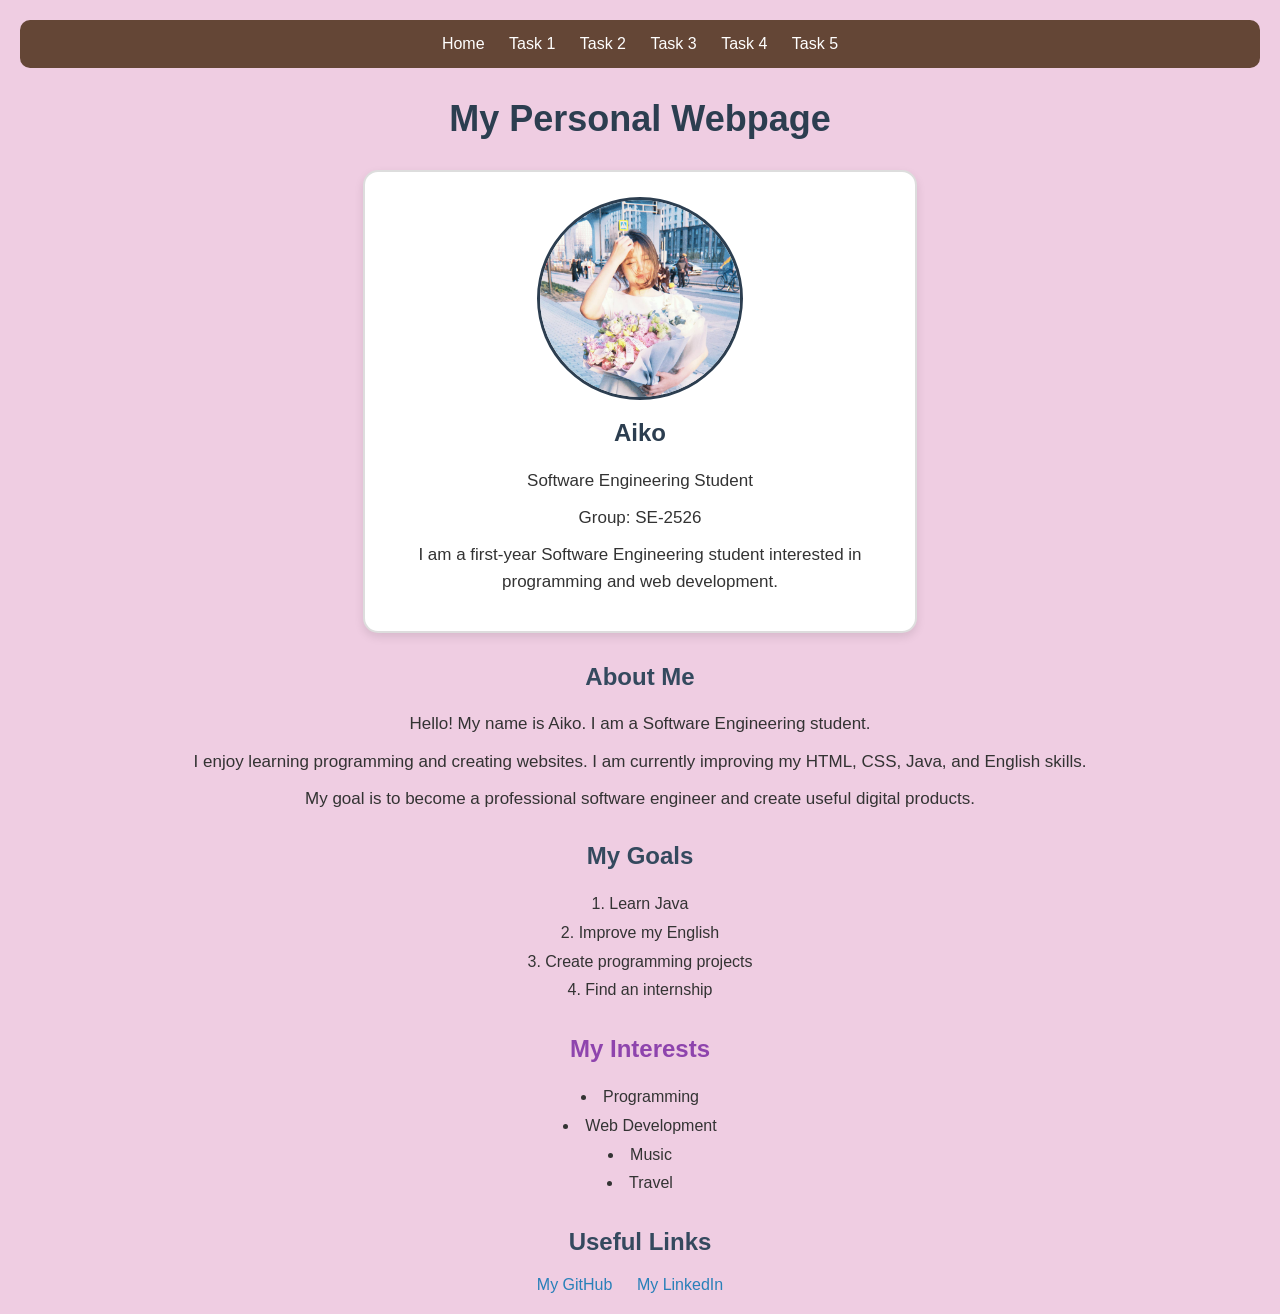
<file: task1/index.html>
<!DOCTYPE html>
<html lang="en">
<head>
    <meta charset="UTF-8">
    <meta name="viewport" content="width=device-width, initial-scale=1.0">
    <title>My Personal Webpage</title>
    <link rel="stylesheet" href="styles.css">
</head>
<body>

    <nav class="navbar">
        <a href="index.html">Home</a>
        <a href="index.html">Task 1</a>
        <a href="task2.html">Task 2</a>
        <a href="task3.html">Task 3</a>
        <a href="task4.html">Task 4</a>
        <a href="task5.html">Task 5</a>
    </nav>

    <h1>My Personal Webpage</h1>

    <div class="profile-card">
        <img src="images/photo_2026-09-18 09.41.32.jpeg" alt="My profile photo">
        <h2>Aiko</h2>
        <p>Software Engineering Student</p>
        <p>Group: SE-2526</p>
        <p>I am a first-year Software Engineering student interested in programming and web development.</p>
    </div>

    <h2>About Me</h2>

    <p>Hello! My name is Aiko. I am a Software Engineering student.</p>

    <p>I enjoy learning programming and creating websites. I am currently improving my HTML, CSS, Java, and English skills.</p>

    <p>My goal is to become a professional software engineer and create useful digital products.</p>

    <h2>My Goals</h2>

    <ol>
        <li>Learn Java</li>
        <li>Improve my English</li>
        <li>Create programming projects</li>
        <li>Find an internship</li>
    </ol>

    <h2 id="interests-title">My Interests</h2>

    <ul>
        <li>Programming</li>
        <li>Web Development</li>
        <li>Music</li>
        <li>Travel</li>
    </ul>

    <h2>Useful Links</h2>

    <div class="content-links">
        <a href="https://github.com/">My GitHub</a>
        <a href="https://www.linkedin.com/">My LinkedIn</a>
    </div>

</body>
</html>
</file>
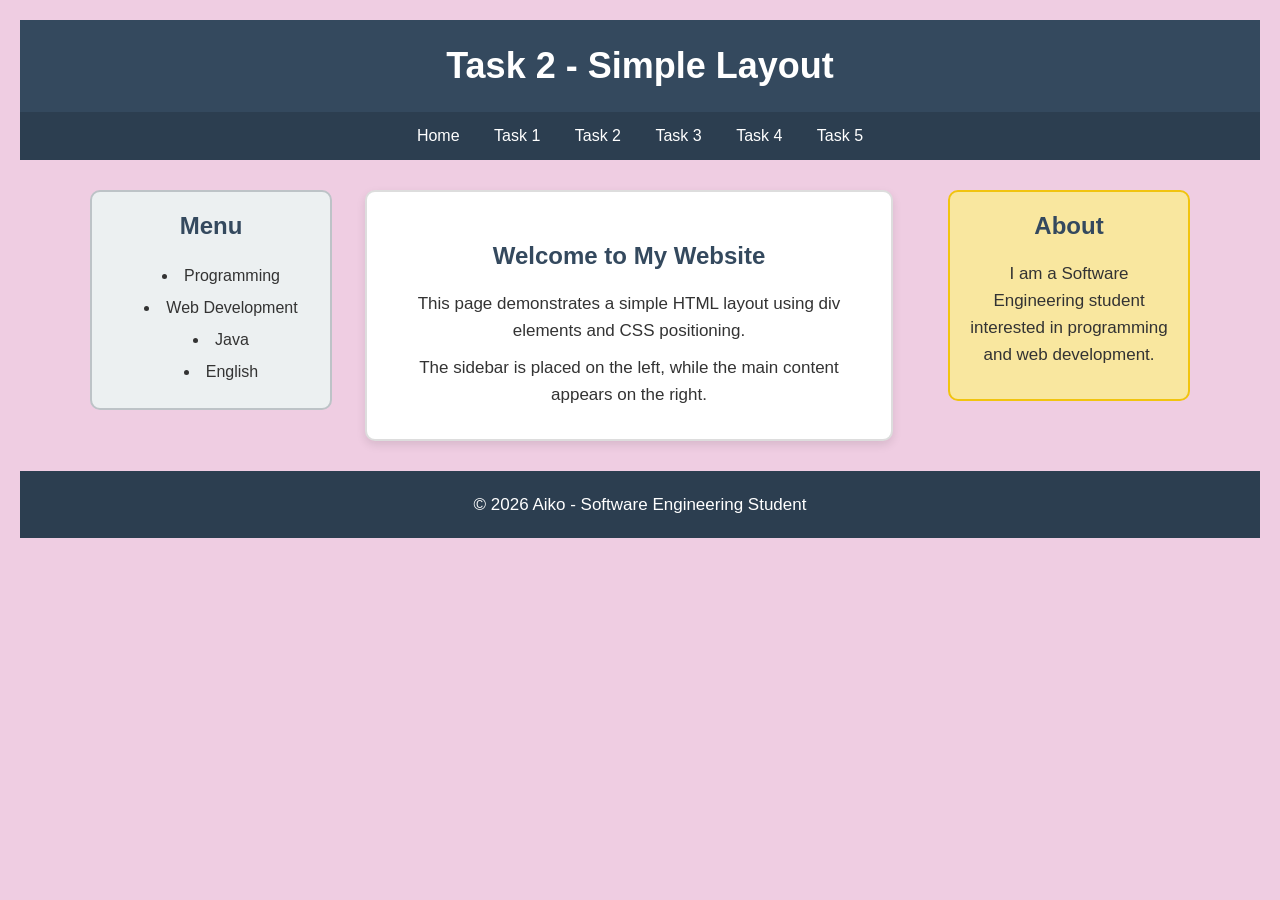
<file: task2.html>
<!DOCTYPE html>
<html lang="en">
<head>
    <meta charset="UTF-8">
    <meta name="viewport" content="width=device-width, initial-scale=1.0">
    <title>Task 2 - Simple Layout</title>
    <link rel="stylesheet" href="styles.css">
</head>
<body>

    <header class="task2-header">
        <h1>Task 2 - Simple Layout</h1>
    </header>

    <nav class="task2-nav">
        <a href="index.html">Home</a>
        <a href="index.html">Task 1</a>
        <a href="task2.html">Task 2</a>
        <a href="task3.html">Task 3</a>
        <a href="task4.html">Task 4</a>
        <a href="task5.html">Task 5</a>
    </nav>

    <main class="task2-container">

        <aside class="task2-sidebar">
            <h2>Menu</h2>

            <ul>
                <li>Programming</li>
                <li>Web Development</li>
                <li>Java</li>
                <li>English</li>
            </ul>
        </aside>

        <section class="task2-content">
            <h2>Welcome to My Website</h2>

            <p>
                This page demonstrates a simple HTML layout using div elements
                and CSS positioning.
            </p>

            <p>
                The sidebar is placed on the left, while the main content
                appears on the right.
            </p>
        </section>

        <aside class="task2-right">
            <h2>About</h2>

            <p>
                I am a Software Engineering student interested in programming
                and web development.
            </p>
        </aside>

        <div class="clear"></div>

    </main>

    <footer class="task2-footer">
        <p>© 2026 Aiko - Software Engineering Student</p>
    </footer>

</body>
</html>
</file>
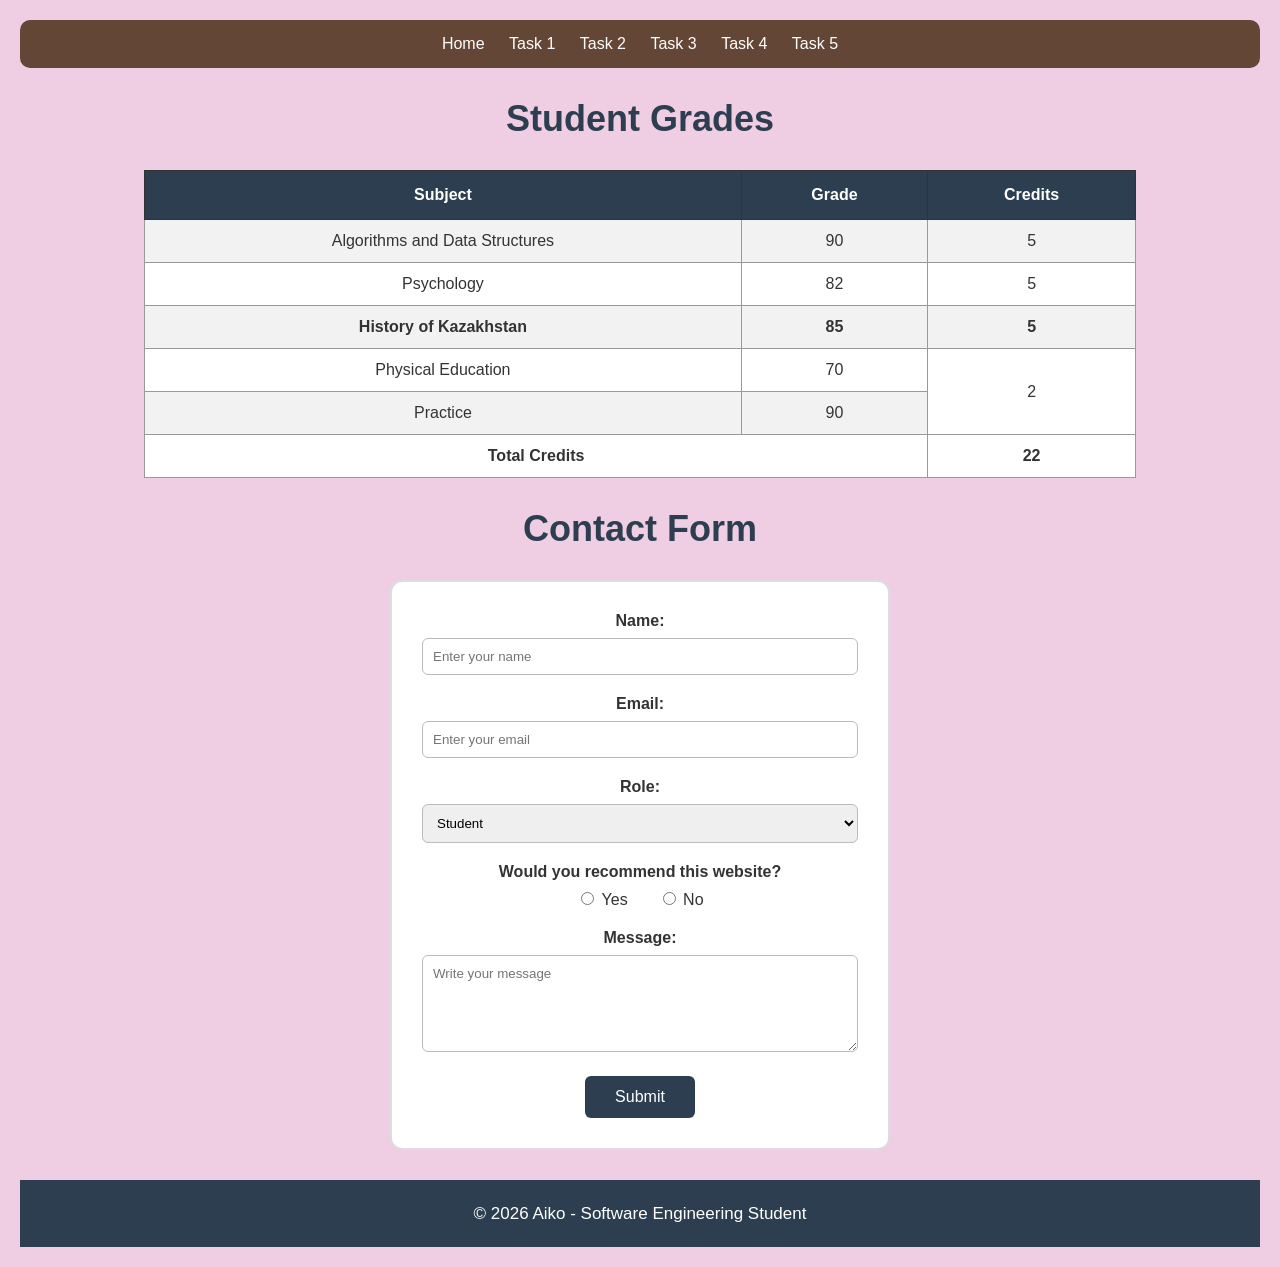
<file: task4.html>
<!DOCTYPE html>
<html lang="en">
<head>
    <meta charset="UTF-8">
    <meta name="viewport" content="width=device-width, initial-scale=1.0">
    <title>Task 4 - Table and Form</title>
    <link rel="stylesheet" href="styles.css">
</head>

<body>

    <nav class="navbar">
        <a href="index.html">Home</a>
        <a href="index.html">Task 1</a>
        <a href="task2.html">Task 2</a>
        <a href="task3.html">Task 3</a>
        <a href="task4.html">Task 4</a>
        <a href="task5.html">Task 5</a>
    </nav>


    <h1 id="grades-title">Student Grades</h1>

    <table class="grades-table">

        <tr>
            <th>Subject</th>
            <th>Grade</th>
            <th>Credits</th>
        </tr>

        <tr>
            <td>Algorithms and Data Structures</td>
            <td>90</td>
            <td>5</td>
        </tr>

        <tr>
            <td>Psychology</td>
            <td>82</td>
            <td>5</td>
        </tr>

        <tr class="highlight-row">
            <td>History of Kazakhstan</td>
            <td>85</td>
            <td>5</td>
        </tr>

        <tr>
            <td>Physical Education</td>
            <td>70</td>
            <td rowspan="2">2</td>
        </tr>

        <tr>
            <td>Practice</td>
            <td>90</td>
        </tr>

        <tr>
            <td colspan="2"><strong>Total Credits</strong></td>
            <td><strong>22</strong></td>
        </tr>

    </table>


    <h1>Contact Form</h1>

    <form class="contact-form">

        <div class="form-group">
            <label for="name">Name:</label>
            <input
                type="text"
                id="name"
                name="name"
                placeholder="Enter your name"
            >
        </div>


        <div class="form-group">
            <label for="email">Email:</label>
            <input
                type="email"
                id="email"
                name="email"
                placeholder="Enter your email"
            >
        </div>


        <div class="form-group">
            <label for="role">Role:</label>

            <select id="role" name="role">
                <option value="student">Student</option>
                <option value="teacher">Teacher</option>
                <option value="developer">Developer</option>
            </select>
        </div>


        <div class="form-group">

            <label>Would you recommend this website?</label>

            <div class="radio-group">
                <label>
                    <input type="radio" name="recommend" value="yes">
                    Yes
                </label>

                <label>
                    <input type="radio" name="recommend" value="no">
                    No
                </label>
            </div>

        </div>


        <div class="form-group">

            <label for="message">Message:</label>

            <textarea
                id="message"
                name="message"
                rows="5"
                placeholder="Write your message"
            ></textarea>

        </div>


        <button type="submit">Submit</button>

    </form>


    <footer class="task2-footer">
        <p>© 2026 Aiko - Software Engineering Student</p>
    </footer>

</body>
</html>
</file>
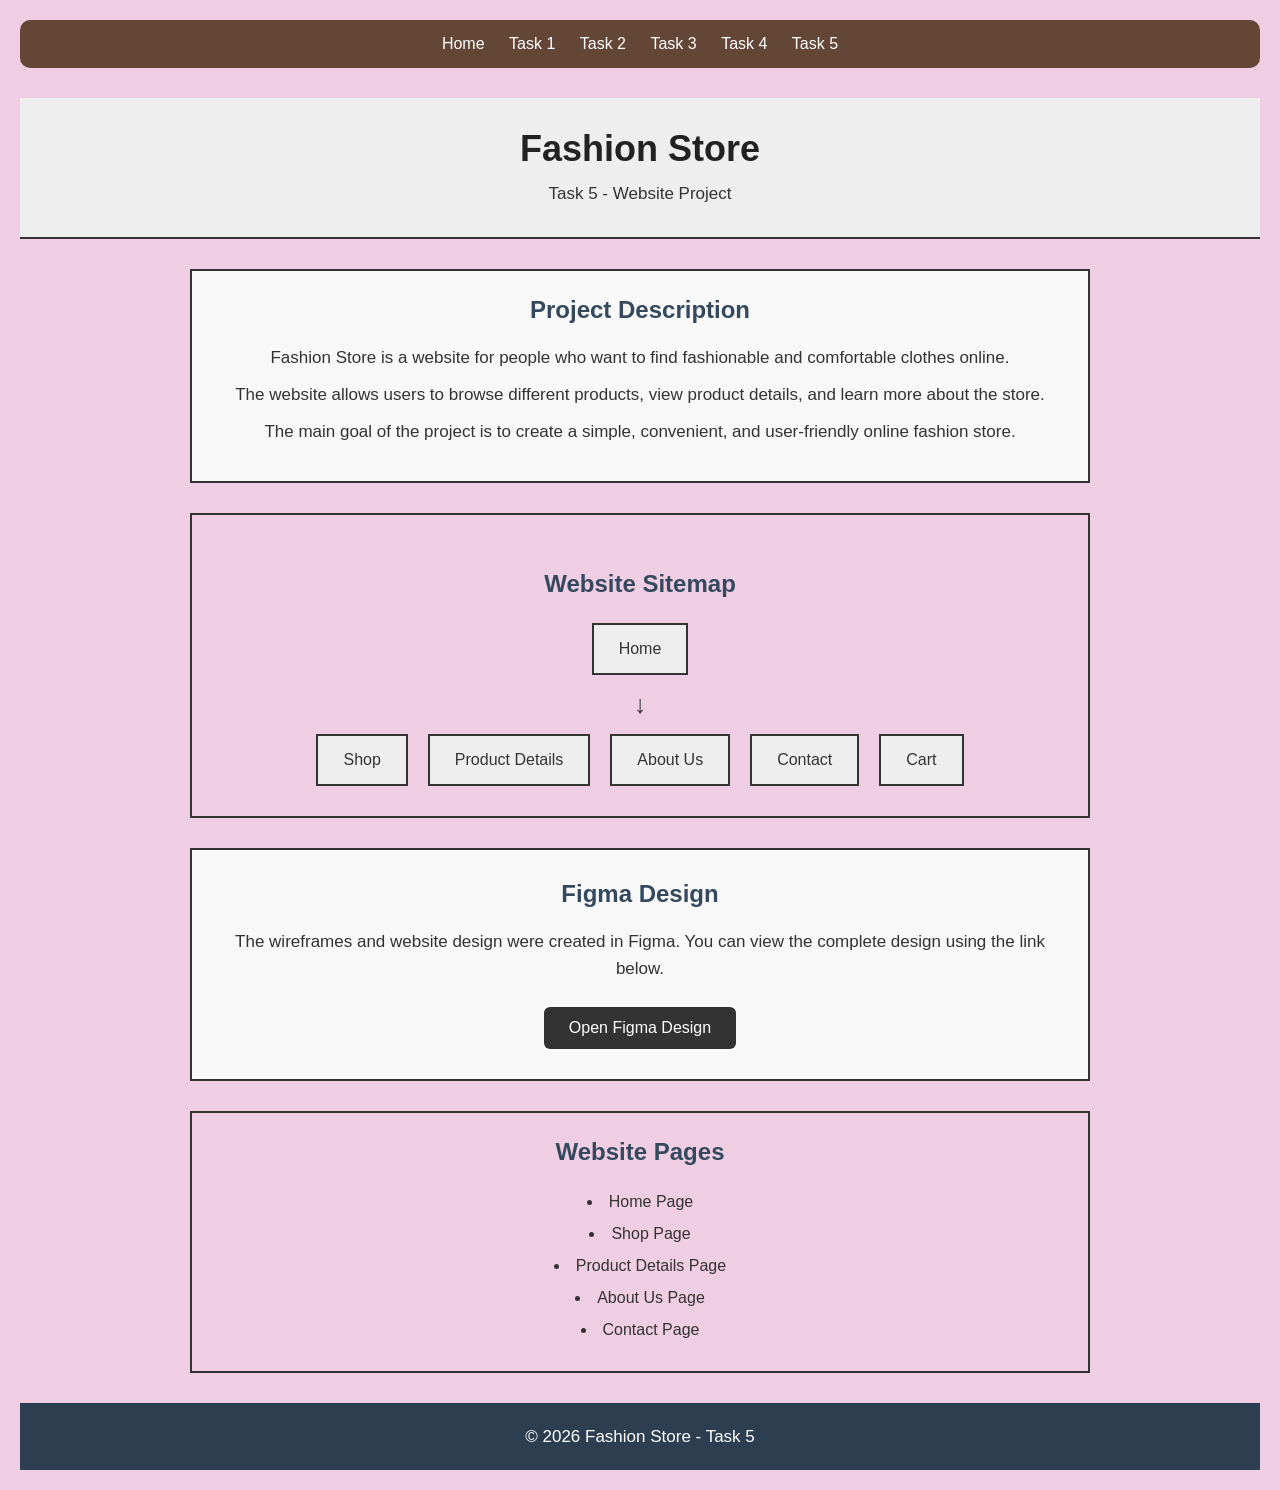
<file: task5.html>
<!DOCTYPE html>
<html lang="en">
<head>
    <meta charset="UTF-8">
    <meta name="viewport" content="width=device-width, initial-scale=1.0">
    <title>Task 5 - Fashion Store</title>
    <link rel="stylesheet" href="styles.css">
</head>

<body>

    <nav class="navbar">
        <a href="index.html">Home</a>
        <a href="index.html">Task 1</a>
        <a href="task2.html">Task 2</a>
        <a href="task3.html">Task 3</a>
        <a href="task4.html">Task 4</a>
        <a href="task5.html">Task 5</a>
    </nav>


    <header class="task5-header">
        <h1>Fashion Store</h1>
        <p>Task 5 - Website Project</p>
    </header>


    <main class="task5-container">

        <section class="project-description">

            <h2>Project Description</h2>

            <p>
                Fashion Store is a website for people who want to find
                fashionable and comfortable clothes online.
            </p>

            <p>
                The website allows users to browse different products,
                view product details, and learn more about the store.
            </p>

            <p>
                The main goal of the project is to create a simple,
                convenient, and user-friendly online fashion store.
            </p>

        </section>


        <section class="sitemap">

            <h2>Website Sitemap</h2>

            <div class="sitemap-box">

                <div class="sitemap-item">
                    Home
                </div>

                <div class="sitemap-arrow">
                    ↓
                </div>

                <div class="sitemap-row">

                    <div class="sitemap-item">
                        Shop
                    </div>

                    <div class="sitemap-item">
                        Product Details
                    </div>

                    <div class="sitemap-item">
                        About Us
                    </div>

                    <div class="sitemap-item">
                        Contact
                    </div>

                    <div class="sitemap-item">
                        Cart
                    </div>

                </div>

            </div>

        </section>


        <section class="figma-section">

            <h2>Figma Design</h2>

            <p>
                The wireframes and website design were created in Figma.
                You can view the complete design using the link below.
            </p>

            <a
                class="figma-button"
                href="https://www.figma.com/design/n7Rk2tNJP0CETllbxa9DOn/MEJIWOO-Fashion---E-commerce-Website-Landing-Page--Community-?node-id=0-1&m=dev&t=3cDQo3pgNgOGVnYR-1"
                target="_blank"
            >
                Open Figma Design
            </a>

        </section>


        <section class="pages-section">

            <h2>Website Pages</h2>

            <ul>
                <li>Home Page</li>
                <li>Shop Page</li>
                <li>Product Details Page</li>
                <li>About Us Page</li>
                <li>Contact Page</li>
            </ul>

        </section>

    </main>


    <footer class="task2-footer">
        <p>© 2026 Fashion Store - Task 5</p>
    </footer>

</body>
</html>
</file>
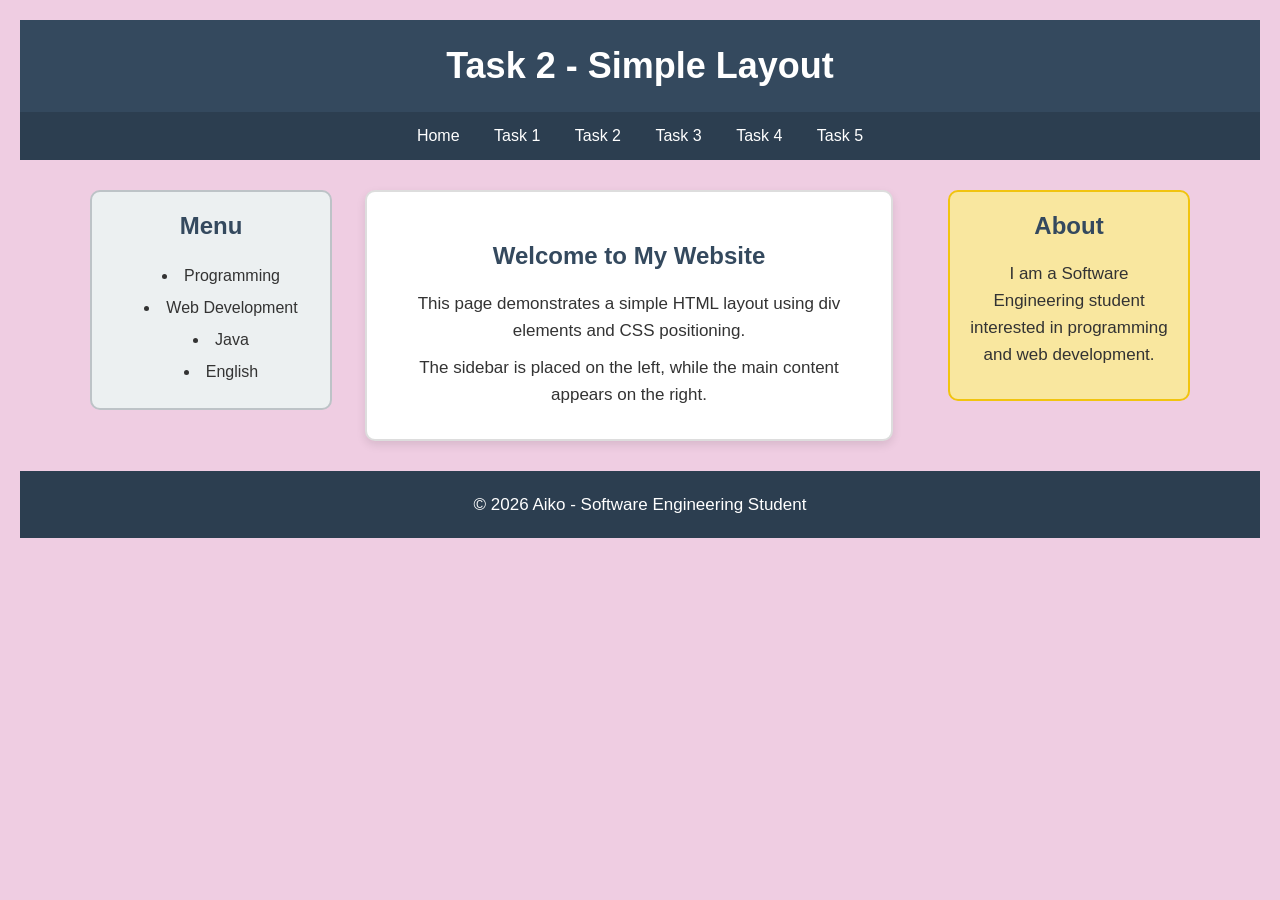
<file: task1/task2.html>
<!DOCTYPE html>
<html lang="en">
<head>
    <meta charset="UTF-8">
    <meta name="viewport" content="width=device-width, initial-scale=1.0">
    <title>Task 2 - Simple Layout</title>
    <link rel="stylesheet" href="styles.css">
</head>
<body>

    <header class="task2-header">
        <h1>Task 2 - Simple Layout</h1>
    </header>

    <nav class="task2-nav">
        <a href="index.html">Home</a>
        <a href="index.html">Task 1</a>
        <a href="task2.html">Task 2</a>
        <a href="task3.html">Task 3</a>
        <a href="task4.html">Task 4</a>
        <a href="task5.html">Task 5</a>
    </nav>

    <main class="task2-container">

        <aside class="task2-sidebar">
            <h2>Menu</h2>

            <ul>
                <li>Programming</li>
                <li>Web Development</li>
                <li>Java</li>
                <li>English</li>
            </ul>
        </aside>

        <section class="task2-content">
            <h2>Welcome to My Website</h2>

            <p>
                This page demonstrates a simple HTML layout using div elements
                and CSS positioning.
            </p>

            <p>
                The sidebar is placed on the left, while the main content
                appears on the right.
            </p>
        </section>

        <aside class="task2-right">
            <h2>About</h2>

            <p>
                I am a Software Engineering student interested in programming
                and web development.
            </p>
        </aside>

        <div class="clear"></div>

    </main>

    <footer class="task2-footer">
        <p>© 2026 Aiko - Software Engineering Student</p>
    </footer>

</body>
</html>
</file>
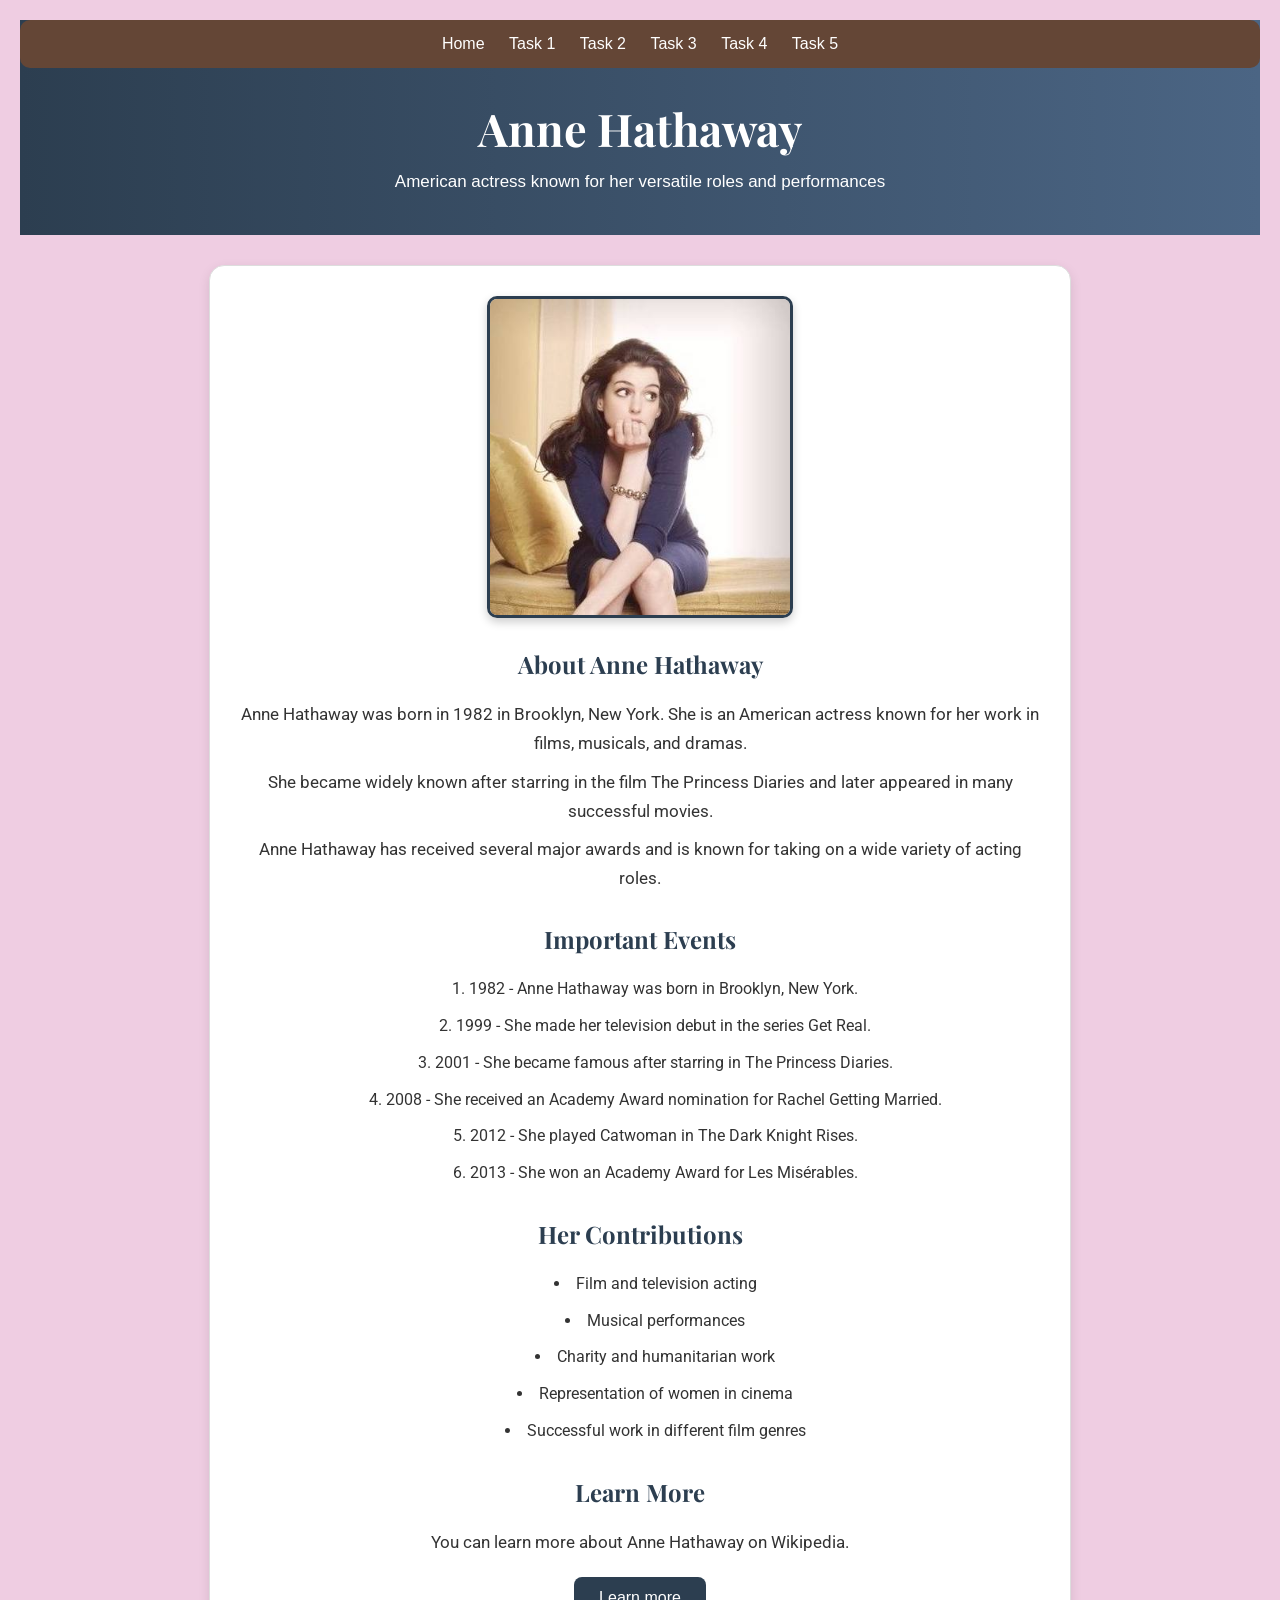
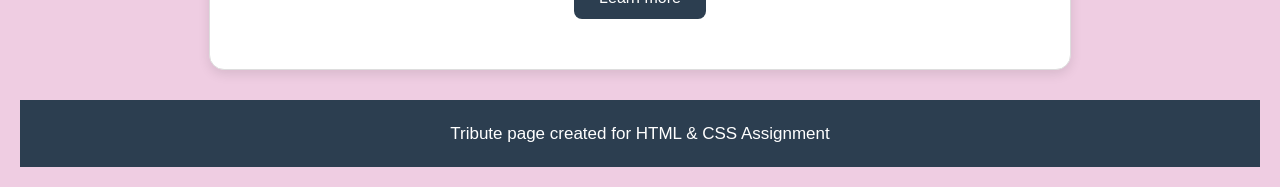
<file: task1/task3.html>
<!DOCTYPE html>
<html lang="en">
<head>
    <meta charset="UTF-8">
    <meta name="viewport" content="width=device-width, initial-scale=1.0">
    <title>Tribute to Anne Hathaway</title>
    <link rel="stylesheet" href="styles.css">

    <link rel="preconnect" href="https://fonts.googleapis.com">
    <link rel="preconnect" href="https://fonts.gstatic.com" crossorigin>
    <link href="https://fonts.googleapis.com/css2?family=Roboto&family=Playfair+Display:wght@600&display=swap" rel="stylesheet">
</head>

<body>

    <header class="tribute-header">

        <nav class="navbar">
            <a href="index.html">Home</a>
            <a href="index.html">Task 1</a>
            <a href="task2.html">Task 2</a>
            <a href="task3.html">Task 3</a>
            <a href="task4.html">Task 4</a>
            <a href="task5.html">Task 5</a>
        </nav>

        <h1>Anne Hathaway</h1>

        <p>American actress known for her versatile roles and performances</p>

    </header>


    <main class="content">

        <img
            class="tribute-image"
            src="images/photo_2026-09-18 09.28.03.jpeg"
            alt="Anne Hathaway portrait"
        >

        <h2>About Anne Hathaway</h2>

        <p>
            Anne Hathaway was born in 1982 in Brooklyn, New York.
            She is an American actress known for her work in films,
            musicals, and dramas.
        </p>

        <p>
            She became widely known after starring in the film
            The Princess Diaries and later appeared in many successful movies.
        </p>

        <p>
            Anne Hathaway has received several major awards and is known
            for taking on a wide variety of acting roles.
        </p>


        <h2>Important Events</h2>

        <ol>
            <li>1982 - Anne Hathaway was born in Brooklyn, New York.</li>
            <li>1999 - She made her television debut in the series Get Real.</li>
            <li>2001 - She became famous after starring in The Princess Diaries.</li>
            <li>2008 - She received an Academy Award nomination for Rachel Getting Married.</li>
            <li>2012 - She played Catwoman in The Dark Knight Rises.</li>
            <li>2013 - She won an Academy Award for Les Misérables.</li>
        </ol>


        <h2>Her Contributions</h2>

        <ul>
            <li>Film and television acting</li>
            <li>Musical performances</li>
            <li>Charity and humanitarian work</li>
            <li>Representation of women in cinema</li>
            <li>Successful work in different film genres</li>
        </ul>


        <h2>Learn More</h2>

        <p>
            You can learn more about Anne Hathaway on Wikipedia.
        </p>

        <a
            class="btn"
            href="https://en.wikipedia.org/wiki/Anne_Hathaway"
            target="_blank"
        >
            Learn more
        </a>

    </main>


    <footer class="tribute-footer">
        <p>Tribute page created for HTML & CSS Assignment</p>
    </footer>

</body>
</html>
</file>
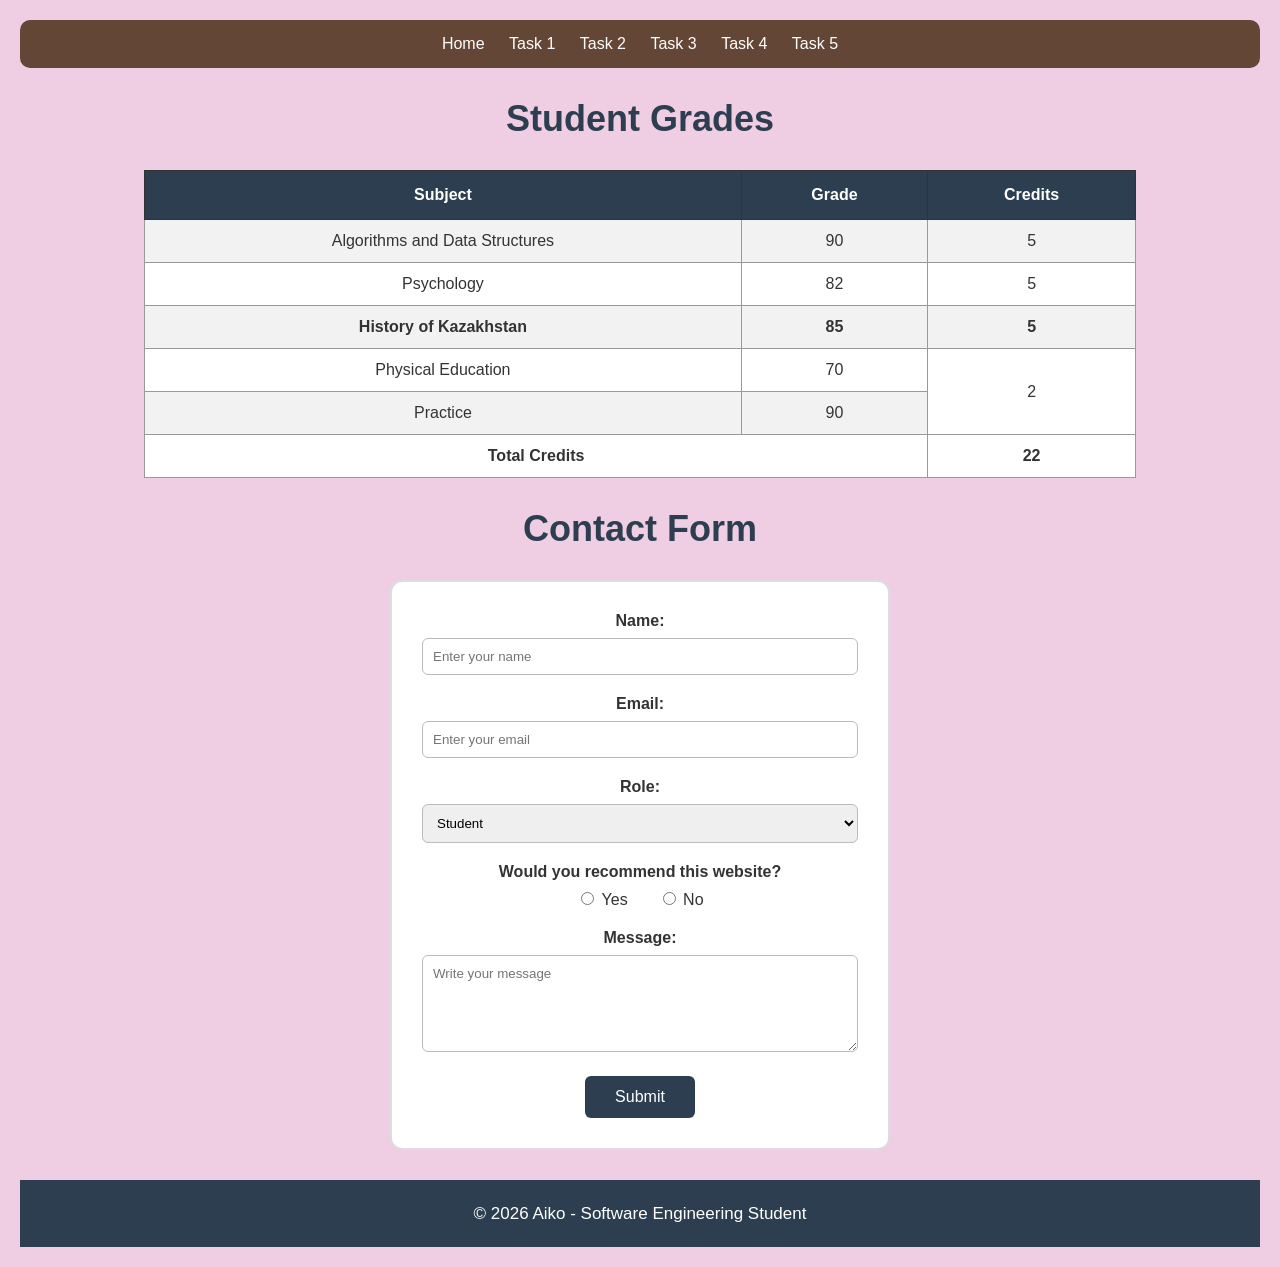
<file: task1/task4.html>
<!DOCTYPE html>
<html lang="en">
<head>
    <meta charset="UTF-8">
    <meta name="viewport" content="width=device-width, initial-scale=1.0">
    <title>Task 4 - Table and Form</title>
    <link rel="stylesheet" href="styles.css">
</head>

<body>

    <nav class="navbar">
        <a href="index.html">Home</a>
        <a href="index.html">Task 1</a>
        <a href="task2.html">Task 2</a>
        <a href="task3.html">Task 3</a>
        <a href="task4.html">Task 4</a>
        <a href="task5.html">Task 5</a>
    </nav>


    <h1 id="grades-title">Student Grades</h1>

    <table class="grades-table">

        <tr>
            <th>Subject</th>
            <th>Grade</th>
            <th>Credits</th>
        </tr>

        <tr>
            <td>Algorithms and Data Structures</td>
            <td>90</td>
            <td>5</td>
        </tr>

        <tr>
            <td>Psychology</td>
            <td>82</td>
            <td>5</td>
        </tr>

        <tr class="highlight-row">
            <td>History of Kazakhstan</td>
            <td>85</td>
            <td>5</td>
        </tr>

        <tr>
            <td>Physical Education</td>
            <td>70</td>
            <td rowspan="2">2</td>
        </tr>

        <tr>
            <td>Practice</td>
            <td>90</td>
        </tr>

        <tr>
            <td colspan="2"><strong>Total Credits</strong></td>
            <td><strong>22</strong></td>
        </tr>

    </table>


    <h1>Contact Form</h1>

    <form class="contact-form">

        <div class="form-group">
            <label for="name">Name:</label>
            <input
                type="text"
                id="name"
                name="name"
                placeholder="Enter your name"
            >
        </div>


        <div class="form-group">
            <label for="email">Email:</label>
            <input
                type="email"
                id="email"
                name="email"
                placeholder="Enter your email"
            >
        </div>


        <div class="form-group">
            <label for="role">Role:</label>

            <select id="role" name="role">
                <option value="student">Student</option>
                <option value="teacher">Teacher</option>
                <option value="developer">Developer</option>
            </select>
        </div>


        <div class="form-group">

            <label>Would you recommend this website?</label>

            <div class="radio-group">
                <label>
                    <input type="radio" name="recommend" value="yes">
                    Yes
                </label>

                <label>
                    <input type="radio" name="recommend" value="no">
                    No
                </label>
            </div>

        </div>


        <div class="form-group">

            <label for="message">Message:</label>

            <textarea
                id="message"
                name="message"
                rows="5"
                placeholder="Write your message"
            ></textarea>

        </div>


        <button type="submit">Submit</button>

    </form>


    <footer class="task2-footer">
        <p>© 2026 Aiko - Software Engineering Student</p>
    </footer>

</body>
</html>
</file>
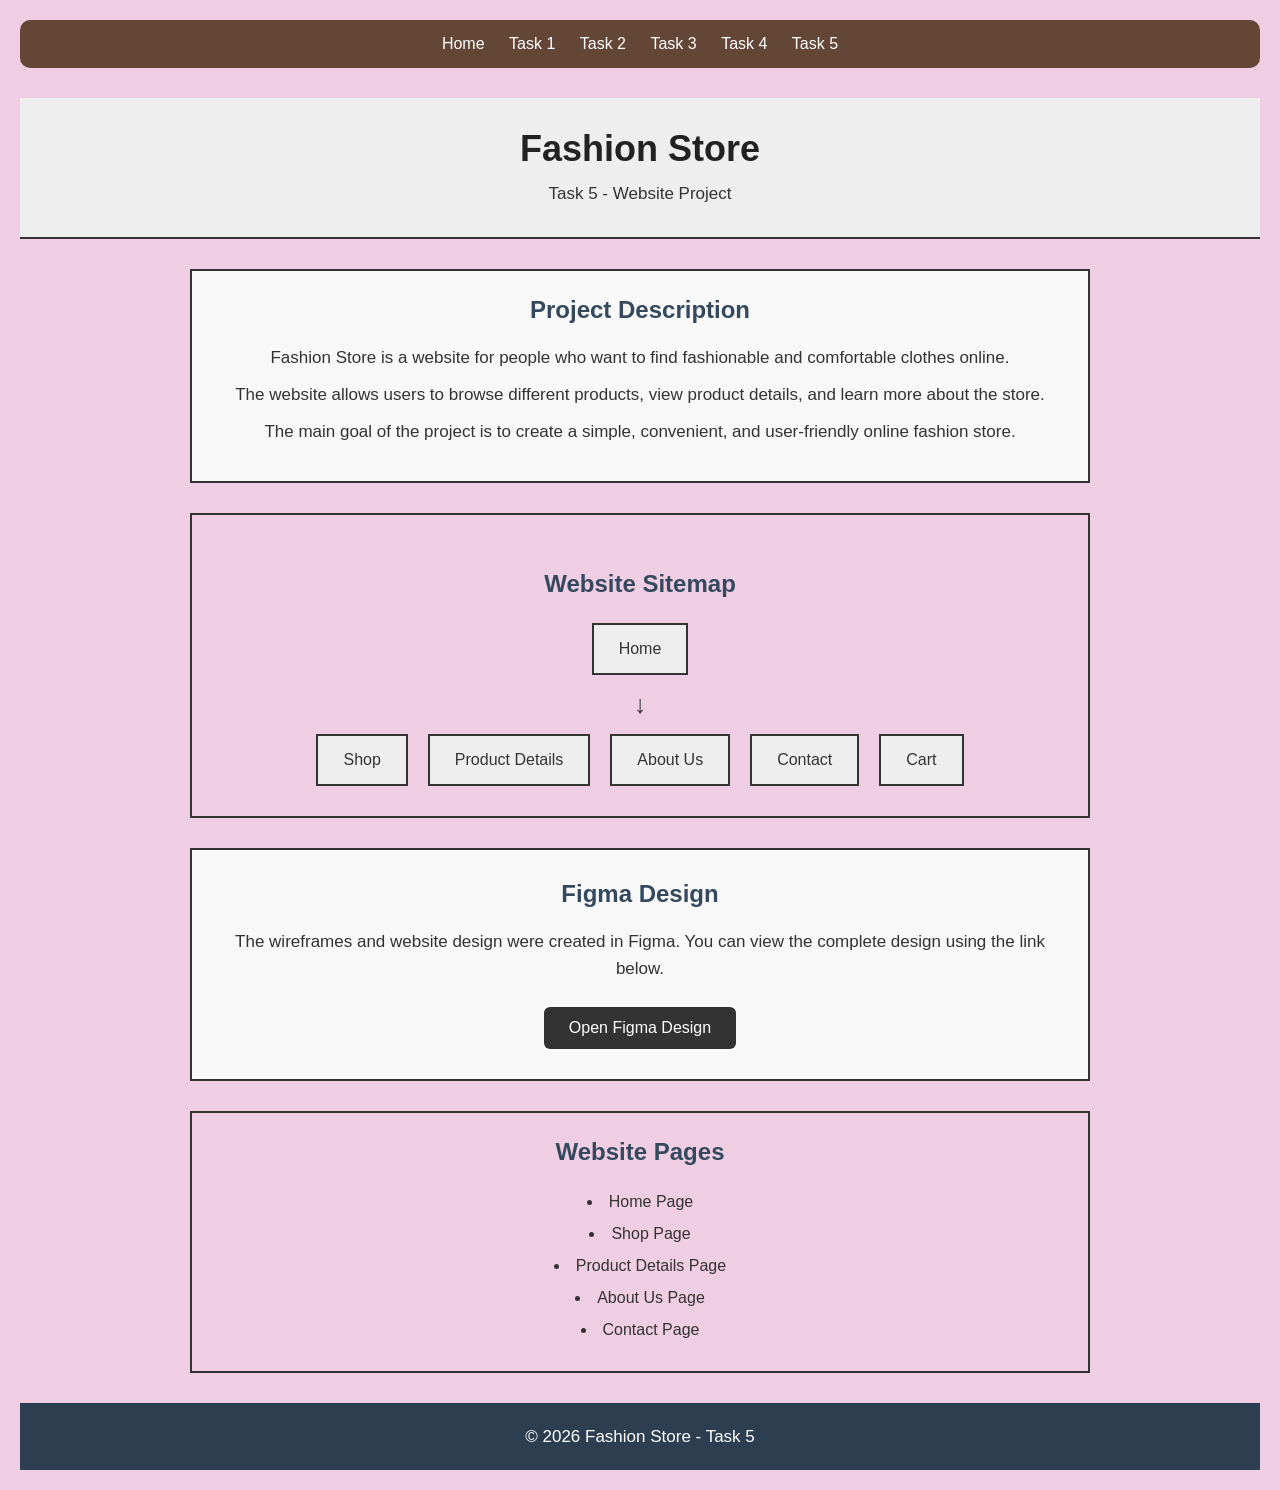
<file: task1/task5.html>
<!DOCTYPE html>
<html lang="en">
<head>
    <meta charset="UTF-8">
    <meta name="viewport" content="width=device-width, initial-scale=1.0">
    <title>Task 5 - Fashion Store</title>
    <link rel="stylesheet" href="styles.css">
</head>

<body>

    <nav class="navbar">
        <a href="index.html">Home</a>
        <a href="index.html">Task 1</a>
        <a href="task2.html">Task 2</a>
        <a href="task3.html">Task 3</a>
        <a href="task4.html">Task 4</a>
        <a href="task5.html">Task 5</a>
    </nav>


    <header class="task5-header">
        <h1>Fashion Store</h1>
        <p>Task 5 - Website Project</p>
    </header>


    <main class="task5-container">

        <section class="project-description">

            <h2>Project Description</h2>

            <p>
                Fashion Store is a website for people who want to find
                fashionable and comfortable clothes online.
            </p>

            <p>
                The website allows users to browse different products,
                view product details, and learn more about the store.
            </p>

            <p>
                The main goal of the project is to create a simple,
                convenient, and user-friendly online fashion store.
            </p>

        </section>


        <section class="sitemap">

            <h2>Website Sitemap</h2>

            <div class="sitemap-box">

                <div class="sitemap-item">
                    Home
                </div>

                <div class="sitemap-arrow">
                    ↓
                </div>

                <div class="sitemap-row">

                    <div class="sitemap-item">
                        Shop
                    </div>

                    <div class="sitemap-item">
                        Product Details
                    </div>

                    <div class="sitemap-item">
                        About Us
                    </div>

                    <div class="sitemap-item">
                        Contact
                    </div>

                    <div class="sitemap-item">
                        Cart
                    </div>

                </div>

            </div>

        </section>


        <section class="figma-section">

            <h2>Figma Design</h2>

            <p>
                The wireframes and website design were created in Figma.
                You can view the complete design using the link below.
            </p>

            <a
                class="figma-button"
                href="https://www.figma.com/design/n7Rk2tNJP0CETllbxa9DOn/MEJIWOO-Fashion---E-commerce-Website-Landing-Page--Community-?node-id=0-1&m=dev&t=3cDQo3pgNgOGVnYR-1"
                target="_blank"
            >
                Open Figma Design
            </a>

        </section>


        <section class="pages-section">

            <h2>Website Pages</h2>

            <ul>
                <li>Home Page</li>
                <li>Shop Page</li>
                <li>Product Details Page</li>
                <li>About Us Page</li>
                <li>Contact Page</li>
            </ul>

        </section>

    </main>


    <footer class="task2-footer">
        <p>© 2026 Fashion Store - Task 5</p>
    </footer>

</body>
</html>
</file>
<file: task1/styles.css>
body {
    background-color: #efcde2;
    font-family: Arial, sans-serif;
    color: #333333;
    margin: 0;
    padding: 20px;
    text-align: center;
}

.navbar {
    background-color: #644636;
    padding: 15px;
    text-align: center;
    margin-bottom: 30px;
    border-radius: 10px;
}

.navbar a {
    color: white;
    text-decoration: none;
    margin: 0 10px;
    font-size: 16px;
}

.navbar a:hover {
    color: #f1c40f;
    text-decoration: underline;
}

h1 {
    color: #2c3e50;
    font-size: 36px;
    text-align: center;
    margin-bottom: 30px;
}

h2 {
    color: #34495e;
    margin-top: 30px;
}

p {
    font-size: 17px;
    line-height: 1.6;
    margin: 10px 0;
}

.profile-card {
    background-color: white;
    max-width: 500px;
    margin: 30px auto;
    padding: 25px;
    border: 2px solid #dddddd;
    border-radius: 15px;
    text-align: center;
    box-shadow: 0 4px 10px rgba(0, 0, 0, 0.1);
}

.profile-card img {
    max-width: 200px;
    width: 100%;
    border-radius: 50%;
    border: 3px solid #2c3e50;
}

.profile-card h2 {
    margin-top: 15px;
    color: #2c3e50;
}

#interests-title {
    color: #8e44ad;
    margin-top: 30px;
}

ol,
ul {
    width: fit-content;
    margin: 0 auto;
    padding-left: 0;
    line-height: 1.8;
    list-style-position: inside;
}


.content-links {
    margin-top: 15px;
}

.content-links a {
    color: #2980b9;
    text-decoration: none;
    margin-right: 20px;
}

.content-links a:hover {
    color: #e74c3c;
    text-decoration: underline;
}

@media (max-width: 600px) {
    body {
        padding: 10px;
    }

    h1 {
        font-size: 28px;
    }

    .navbar a {
        display: block;
        margin: 10px 0;
    }

    .profile-card {
        margin: 20px 10px;
        padding: 20px;
    }

    .content-links a {
        display: block;
        margin: 10px 0;
    }
}
/* =========================
   TASK 2
   ========================= */

.task2-header {
    background-color: #34495e;
    color: white;
    padding: 25px;
    margin-bottom: 0;
    text-align: center;
}

.task2-header h1 {
    color: white;
    margin: 0;
}

.task2-nav {
    background-color: #2c3e50;
    padding: 15px;
    text-align: center;
}

.task2-nav a {
    color: white;
    text-decoration: none;
    margin: 0 15px;
    font-size: 16px;
}

.task2-nav a:hover {
    color: #f1c40f;
    text-decoration: underline;
}

.task2-container {
    margin: 30px auto;
    max-width: 1100px;
}

.task2-sidebar {
    float: left;
    width: 22%;
    background-color: #ecf0f1;
    padding: 20px;
    box-sizing: border-box;
    border: 2px solid #bdc3c7;
    border-radius: 10px;
}

.task2-sidebar h2 {
    margin-top: 0;
}

.task2-sidebar ul {
    padding-left: 20px;
    line-height: 2;
}

.task2-content {
    float: left;
    width: 48%;
    margin-left: 3%;
    background-color: white;
    padding: 20px;
    box-sizing: border-box;
    border: 2px solid #dddddd;
    border-radius: 10px;
    box-shadow: 0 4px 10px rgba(0, 0, 0, 0.1);
}

.task2-right {
    float: right;
    width: 22%;
    background-color: #f9e79f;
    padding: 20px;
    box-sizing: border-box;
    border: 2px solid #f1c40f;
    border-radius: 10px;
}

.task2-right h2 {
    margin-top: 0;
}

.clear {
    clear: both;
}

.task2-footer {
    background-color: #2c3e50;
    color: white;
    padding: 20px;
    margin-top: 30px;
    text-align: center;
}

.task2-footer p {
    margin: 0;
}

@media (max-width: 800px) {

    .task2-sidebar,
    .task2-content,
    .task2-right {
        float: none;
        width: 100%;
        margin: 15px 0;
    }

    .task2-nav a {
        display: block;
        margin: 10px 0;
    }
}
/* =========================
   TASK 3 - TRIBUTE PAGE
   ========================= */

.tribute-header {
    background: linear-gradient(to right, #2c3e50, #4b6584);
    color: white;
    padding-bottom: 30px;
}

.tribute-header h1 {
    color: white;
    font-family: "Playfair Display", serif;
    font-size: 45px;
    margin-top: 30px;
    margin-bottom: 10px;
}

.tribute-header p {
    text-align: center;
}

.content {
    max-width: 800px;
    margin: 30px auto;
    padding: 30px;
    background-color: white;
    border: 1px solid #dddddd;
    border-radius: 15px;
    box-shadow: 0 4px 12px rgba(0, 0, 0, 0.1);
}

.tribute-image {
    display: block;
    max-width: 300px;
    width: 100%;
    margin: 0 auto 30px;
    border-radius: 10px;
    border: 3px solid #2c3e50;
    box-shadow: 0 4px 10px rgba(0, 0, 0, 0.2);
}

.content h2 {
    font-family: "Playfair Display", serif;
    color: #2c3e50;
    text-align: center;
    margin-top: 30px;
}

.content p {
    font-family: "Roboto", sans-serif;
    line-height: 1.7;
}

.content ol,
.content ul {
    font-family: "Roboto", sans-serif;
    line-height: 1.8;
    padding-left: 30px;
}

.content li {
    margin-bottom: 8px;
}

.btn {
    display: block;
    width: fit-content;
    margin: 20px auto;
    padding: 12px 25px;
    background-color: #2c3e50;
    color: white;
    text-decoration: none;
    border-radius: 8px;
}

.btn:hover {
    background-color: #1abc9c;
}

.tribute-footer {
    background-color: #2c3e50;
    color: white;
    padding: 20px;
    text-align: center;
}

.tribute-footer p {
    margin: 0;
}
/* =========================
   TASK 4
   ========================= */

#grades-title {
    text-align: center;
    color: #2c3e50;
    margin-top: 30px;
}

.grades-table {
    width: 80%;
    margin: 30px auto;
    border-collapse: collapse;
    text-align: center;
    background-color: white;
}

.grades-table th {
    background-color: #2c3e50;
    color: white;
    padding: 15px;
    border: 1px solid #333333;
}

.grades-table td {
    padding: 12px;
    border: 1px solid #999999;
}

.grades-table tr:nth-child(even) {
    background-color: #f2f2f2;
}

.grades-table .highlight-row {
    background-color: #f9e79f;
    font-weight: bold;
}

.contact-form {
    width: 500px;
    max-width: 90%;
    margin: 30px auto;
    padding: 30px;
    background-color: white;
    border: 2px solid #dddddd;
    border-radius: 12px;
    box-sizing: border-box;
}

.form-group {
    margin-bottom: 20px;
}

.form-group > label {
    display: block;
    font-weight: bold;
    margin-bottom: 8px;
}

.contact-form input[type="text"],
.contact-form input[type="email"],
.contact-form select,
.contact-form textarea {
    width: 100%;
    padding: 10px;
    border: 1px solid #bbbbbb;
    border-radius: 6px;
    box-sizing: border-box;
    font-family: Arial, sans-serif;
}

.radio-group {
    display: flex;
    justify-content: center;
    gap: 30px;
}

.radio-group label {
    font-weight: normal;
}

.contact-form button {
    display: block;
    margin: 10px auto 0;
    padding: 12px 30px;
    background-color: #2c3e50;
    color: white;
    border: none;
    border-radius: 6px;
    cursor: pointer;
    font-size: 16px;
}

.contact-form button:hover {
    background-color: #1abc9c;
}
/* =========================
   TASK 5
   ========================= */

.task5-header {
    background-color: #eeeeee;
    padding: 30px;
    text-align: center;
    border-bottom: 2px solid #333333;
}

.task5-header h1 {
    color: #222222;
    margin: 0 0 10px;
}

.task5-header p {
    margin: 0;
}

.task5-container {
    max-width: 900px;
    margin: 30px auto;
}

.project-description {
    border: 2px solid #333333;
    padding: 25px;
    margin-bottom: 30px;
    background-color: #f8f8f8;
}

.project-description h2 {
    text-align: center;
    margin-top: 0;
}

.sitemap {
    border: 2px solid #333333;
    padding: 25px;
    margin-bottom: 30px;
}

.sitemap h2 {
    text-align: center;
}

.sitemap-box {
    text-align: center;
    margin-top: 20px;
}

.sitemap-item {
    display: inline-block;
    border: 2px solid #333333;
    padding: 15px 25px;
    margin: 5px;
    background-color: #eeeeee;
}

.sitemap-arrow {
    font-size: 25px;
    margin: 10px;
}

.sitemap-row {
    display: flex;
    justify-content: center;
    gap: 10px;
    flex-wrap: wrap;
}

.figma-section {
    border: 2px solid #333333;
    padding: 30px;
    margin-bottom: 30px;
    text-align: center;
    background-color: #f8f8f8;
}

.figma-section h2 {
    margin-top: 0;
}

.figma-button {
    display: inline-block;
    padding: 12px 25px;
    margin-top: 15px;
    background-color: #333333;
    color: white;
    text-decoration: none;
    border-radius: 6px;
}

.figma-button:hover {
    background-color: #555555;
}

.pages-section {
    border: 2px solid #333333;
    padding: 25px;
    margin-bottom: 30px;
    text-align: center;
}

.pages-section h2 {
    margin-top: 0;
}

.pages-section ul {
    width: fit-content;
    margin: 0 auto;
    padding-left: 0;
    list-style-position: inside;
    line-height: 2;
}
</file>
<file: styles.css>
body {
    background-color: #efcde2;
    font-family: Arial, sans-serif;
    color: #333333;
    margin: 0;
    padding: 20px;
    text-align: center;
}

.navbar {
    background-color: #644636;
    padding: 15px;
    text-align: center;
    margin-bottom: 30px;
    border-radius: 10px;
}

.navbar a {
    color: white;
    text-decoration: none;
    margin: 0 10px;
    font-size: 16px;
}

.navbar a:hover {
    color: #f1c40f;
    text-decoration: underline;
}

h1 {
    color: #2c3e50;
    font-size: 36px;
    text-align: center;
    margin-bottom: 30px;
}

h2 {
    color: #34495e;
    margin-top: 30px;
}

p {
    font-size: 17px;
    line-height: 1.6;
    margin: 10px 0;
}

.profile-card {
    background-color: white;
    max-width: 500px;
    margin: 30px auto;
    padding: 25px;
    border: 2px solid #dddddd;
    border-radius: 15px;
    text-align: center;
    box-shadow: 0 4px 10px rgba(0, 0, 0, 0.1);
}

.profile-card img {
    max-width: 200px;
    width: 100%;
    border-radius: 50%;
    border: 3px solid #2c3e50;
}

.profile-card h2 {
    margin-top: 15px;
    color: #2c3e50;
}

#interests-title {
    color: #8e44ad;
    margin-top: 30px;
}

ol,
ul {
    width: fit-content;
    margin: 0 auto;
    padding-left: 0;
    line-height: 1.8;
    list-style-position: inside;
}


.content-links {
    margin-top: 15px;
}

.content-links a {
    color: #2980b9;
    text-decoration: none;
    margin-right: 20px;
}

.content-links a:hover {
    color: #e74c3c;
    text-decoration: underline;
}

@media (max-width: 600px) {
    body {
        padding: 10px;
    }

    h1 {
        font-size: 28px;
    }

    .navbar a {
        display: block;
        margin: 10px 0;
    }

    .profile-card {
        margin: 20px 10px;
        padding: 20px;
    }

    .content-links a {
        display: block;
        margin: 10px 0;
    }
}
/* =========================
   TASK 2
   ========================= */

.task2-header {
    background-color: #34495e;
    color: white;
    padding: 25px;
    margin-bottom: 0;
    text-align: center;
}

.task2-header h1 {
    color: white;
    margin: 0;
}

.task2-nav {
    background-color: #2c3e50;
    padding: 15px;
    text-align: center;
}

.task2-nav a {
    color: white;
    text-decoration: none;
    margin: 0 15px;
    font-size: 16px;
}

.task2-nav a:hover {
    color: #f1c40f;
    text-decoration: underline;
}

.task2-container {
    margin: 30px auto;
    max-width: 1100px;
}

.task2-sidebar {
    float: left;
    width: 22%;
    background-color: #ecf0f1;
    padding: 20px;
    box-sizing: border-box;
    border: 2px solid #bdc3c7;
    border-radius: 10px;
}

.task2-sidebar h2 {
    margin-top: 0;
}

.task2-sidebar ul {
    padding-left: 20px;
    line-height: 2;
}

.task2-content {
    float: left;
    width: 48%;
    margin-left: 3%;
    background-color: white;
    padding: 20px;
    box-sizing: border-box;
    border: 2px solid #dddddd;
    border-radius: 10px;
    box-shadow: 0 4px 10px rgba(0, 0, 0, 0.1);
}

.task2-right {
    float: right;
    width: 22%;
    background-color: #f9e79f;
    padding: 20px;
    box-sizing: border-box;
    border: 2px solid #f1c40f;
    border-radius: 10px;
}

.task2-right h2 {
    margin-top: 0;
}

.clear {
    clear: both;
}

.task2-footer {
    background-color: #2c3e50;
    color: white;
    padding: 20px;
    margin-top: 30px;
    text-align: center;
}

.task2-footer p {
    margin: 0;
}

@media (max-width: 800px) {

    .task2-sidebar,
    .task2-content,
    .task2-right {
        float: none;
        width: 100%;
        margin: 15px 0;
    }

    .task2-nav a {
        display: block;
        margin: 10px 0;
    }
}
/* =========================
   TASK 3 - TRIBUTE PAGE
   ========================= */

.tribute-header {
    background: linear-gradient(to right, #2c3e50, #4b6584);
    color: white;
    padding-bottom: 30px;
}

.tribute-header h1 {
    color: white;
    font-family: "Playfair Display", serif;
    font-size: 45px;
    margin-top: 30px;
    margin-bottom: 10px;
}

.tribute-header p {
    text-align: center;
}

.content {
    max-width: 800px;
    margin: 30px auto;
    padding: 30px;
    background-color: white;
    border: 1px solid #dddddd;
    border-radius: 15px;
    box-shadow: 0 4px 12px rgba(0, 0, 0, 0.1);
}

.tribute-image {
    display: block;
    max-width: 300px;
    width: 100%;
    margin: 0 auto 30px;
    border-radius: 10px;
    border: 3px solid #2c3e50;
    box-shadow: 0 4px 10px rgba(0, 0, 0, 0.2);
}

.content h2 {
    font-family: "Playfair Display", serif;
    color: #2c3e50;
    text-align: center;
    margin-top: 30px;
}

.content p {
    font-family: "Roboto", sans-serif;
    line-height: 1.7;
}

.content ol,
.content ul {
    font-family: "Roboto", sans-serif;
    line-height: 1.8;
    padding-left: 30px;
}

.content li {
    margin-bottom: 8px;
}

.btn {
    display: block;
    width: fit-content;
    margin: 20px auto;
    padding: 12px 25px;
    background-color: #2c3e50;
    color: white;
    text-decoration: none;
    border-radius: 8px;
}

.btn:hover {
    background-color: #1abc9c;
}

.tribute-footer {
    background-color: #2c3e50;
    color: white;
    padding: 20px;
    text-align: center;
}

.tribute-footer p {
    margin: 0;
}
/* =========================
   TASK 4
   ========================= */

#grades-title {
    text-align: center;
    color: #2c3e50;
    margin-top: 30px;
}

.grades-table {
    width: 80%;
    margin: 30px auto;
    border-collapse: collapse;
    text-align: center;
    background-color: white;
}

.grades-table th {
    background-color: #2c3e50;
    color: white;
    padding: 15px;
    border: 1px solid #333333;
}

.grades-table td {
    padding: 12px;
    border: 1px solid #999999;
}

.grades-table tr:nth-child(even) {
    background-color: #f2f2f2;
}

.grades-table .highlight-row {
    background-color: #f9e79f;
    font-weight: bold;
}

.contact-form {
    width: 500px;
    max-width: 90%;
    margin: 30px auto;
    padding: 30px;
    background-color: white;
    border: 2px solid #dddddd;
    border-radius: 12px;
    box-sizing: border-box;
}

.form-group {
    margin-bottom: 20px;
}

.form-group > label {
    display: block;
    font-weight: bold;
    margin-bottom: 8px;
}

.contact-form input[type="text"],
.contact-form input[type="email"],
.contact-form select,
.contact-form textarea {
    width: 100%;
    padding: 10px;
    border: 1px solid #bbbbbb;
    border-radius: 6px;
    box-sizing: border-box;
    font-family: Arial, sans-serif;
}

.radio-group {
    display: flex;
    justify-content: center;
    gap: 30px;
}

.radio-group label {
    font-weight: normal;
}

.contact-form button {
    display: block;
    margin: 10px auto 0;
    padding: 12px 30px;
    background-color: #2c3e50;
    color: white;
    border: none;
    border-radius: 6px;
    cursor: pointer;
    font-size: 16px;
}

.contact-form button:hover {
    background-color: #1abc9c;
}
/* =========================
   TASK 5
   ========================= */

.task5-header {
    background-color: #eeeeee;
    padding: 30px;
    text-align: center;
    border-bottom: 2px solid #333333;
}

.task5-header h1 {
    color: #222222;
    margin: 0 0 10px;
}

.task5-header p {
    margin: 0;
}

.task5-container {
    max-width: 900px;
    margin: 30px auto;
}

.project-description {
    border: 2px solid #333333;
    padding: 25px;
    margin-bottom: 30px;
    background-color: #f8f8f8;
}

.project-description h2 {
    text-align: center;
    margin-top: 0;
}

.sitemap {
    border: 2px solid #333333;
    padding: 25px;
    margin-bottom: 30px;
}

.sitemap h2 {
    text-align: center;
}

.sitemap-box {
    text-align: center;
    margin-top: 20px;
}

.sitemap-item {
    display: inline-block;
    border: 2px solid #333333;
    padding: 15px 25px;
    margin: 5px;
    background-color: #eeeeee;
}

.sitemap-arrow {
    font-size: 25px;
    margin: 10px;
}

.sitemap-row {
    display: flex;
    justify-content: center;
    gap: 10px;
    flex-wrap: wrap;
}

.figma-section {
    border: 2px solid #333333;
    padding: 30px;
    margin-bottom: 30px;
    text-align: center;
    background-color: #f8f8f8;
}

.figma-section h2 {
    margin-top: 0;
}

.figma-button {
    display: inline-block;
    padding: 12px 25px;
    margin-top: 15px;
    background-color: #333333;
    color: white;
    text-decoration: none;
    border-radius: 6px;
}

.figma-button:hover {
    background-color: #555555;
}

.pages-section {
    border: 2px solid #333333;
    padding: 25px;
    margin-bottom: 30px;
    text-align: center;
}

.pages-section h2 {
    margin-top: 0;
}

.pages-section ul {
    width: fit-content;
    margin: 0 auto;
    padding-left: 0;
    list-style-position: inside;
    line-height: 2;
}
</file>
